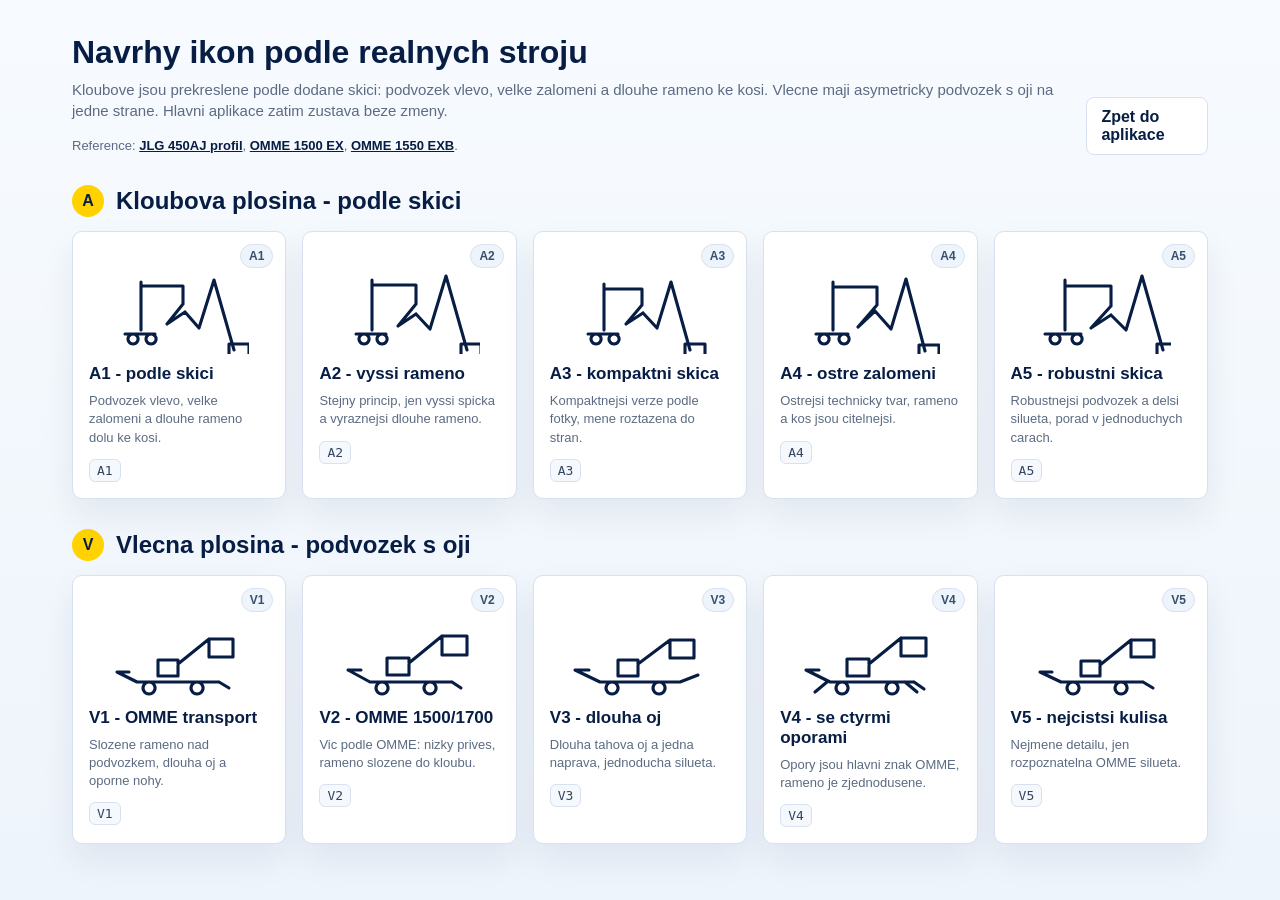
<file: icon-variants.html>
<!doctype html>
<html lang="cs">
<head>
  <meta charset="utf-8">
  <meta name="viewport" content="width=device-width, initial-scale=1">
  <title>Navrhy ikon - OMME a JLG 450AJ</title>
  <style>
    :root { --ink:#071d44; --muted:#5c6b82; --line:#d7e1ef; --bg:#eef4fb; --card:#fff; --accent:#ffd200; }
    *{box-sizing:border-box} body{margin:0;font-family:Arial,Helvetica,sans-serif;background:linear-gradient(180deg,#f7fbff,#eef4fb);color:var(--ink);}
    main{max-width:1180px;margin:0 auto;padding:34px 22px 56px} header{display:flex;align-items:end;justify-content:space-between;gap:20px;margin-bottom:28px}
    h1{margin:0;font-size:32px;letter-spacing:0}.sub{margin:8px 0 0;color:var(--muted);font-size:15px}.back{color:var(--ink);font-weight:700;text-decoration:none;border:1px solid var(--line);background:#fff;border-radius:8px;padding:10px 14px}
    section{margin-top:30px}.section-head{display:flex;align-items:center;gap:12px;margin-bottom:14px}.badge{display:grid;place-items:center;width:32px;height:32px;border-radius:50%;background:var(--accent);font-weight:800}.section-head h2{margin:0;font-size:24px}
    .grid{display:grid;grid-template-columns:repeat(5,minmax(0,1fr));gap:16px}.card{position:relative;min-height:246px;border:1px solid var(--line);border-radius:10px;background:var(--card);padding:18px 16px 16px;box-shadow:0 16px 34px rgba(7,29,68,.07)}
    .tag{position:absolute;right:12px;top:12px;font-weight:800;font-size:12px;background:#eef4fb;border:1px solid var(--line);border-radius:999px;padding:4px 8px;color:#38506d}.icon{height:96px;display:grid;place-items:center;margin-top:8px}.icon svg{width:140px;height:96px;fill:none;stroke:var(--ink);stroke-width:3.1;stroke-linecap:round;stroke-linejoin:round}
    h3{margin:10px 0 8px;font-size:17px}p{margin:0;color:var(--muted);font-size:13px;line-height:1.4}code{display:inline-block;margin-top:12px;color:#33455f;background:#f5f8fc;border:1px solid var(--line);border-radius:6px;padding:3px 7px}
    .refs{margin-top:16px;color:var(--muted);font-size:13px;line-height:1.4}.refs a{color:var(--ink);font-weight:700}
    @media(max-width:980px){.grid{grid-template-columns:repeat(2,minmax(0,1fr))}}@media(max-width:560px){header{display:block}.back{display:inline-block;margin-top:14px}.grid{grid-template-columns:1fr}}
  </style>
</head>
<body>
  <main>
    <header><div><h1>Navrhy ikon podle realnych stroju</h1><p class="sub">Kloubove jsou prekreslene podle dodane skici: podvozek vlevo, velke zalomeni a dlouhe rameno ke kosi. Vlecne maji asymetricky podvozek s oji na jedne strane. Hlavni aplikace zatim zustava beze zmeny.</p><p class="refs">Reference: <a href="https://lift-iq.eu/machines/scissor-lift-jlg-450aj">JLG 450AJ profil</a>, <a href="https://www.ommelift.com/gallery/pictures/trailer-lifts/1500-ex">OMME 1500 EX</a>, <a href="https://altimaskiner.dk/omme-1550-exb15m-trailerlift/694318.html">OMME 1550 EXB</a>.</p></div><a class="back" href="./">Zpet do aplikace</a></header>
    <section><div class="section-head"><span class="badge">A</span><h2>Kloubova plosina - podle skici</h2></div><div class="grid"><article class="card"><div class="tag">A1</div><div class="icon"><svg viewBox="0 0 140 96" aria-hidden="true"><path d="M16 76h30M24 76a5 5 0 1 0 .1 0M42 76a5 5 0 1 0 .1 0M32 72V24M32 28h42M74 28v18M74 46l-16 20M58 66l18-12M76 54l14 16M90 70l15-48M105 22l20 70M120 86h20v18h-20z"/></svg></div><h3>A1 - podle skici</h3><p>Podvozek vlevo, velke zalomeni a dlouhe rameno dolu ke kosi.</p><code>A1</code></article><article class="card"><div class="tag">A2</div><div class="icon"><svg viewBox="0 0 140 96" aria-hidden="true"><path d="M16 76h30M24 76a5 5 0 1 0 .1 0M42 76a5 5 0 1 0 .1 0M32 72V22M32 27h44M76 27v19M76 46l-18 22M58 68l18-12M76 56l14 15M90 71l16-53M106 18l21 74M121 86h20v18h-20z"/></svg></div><h3>A2 - vyssi rameno</h3><p>Stejny princip, jen vyssi spicka a vyraznejsi dlouhe rameno.</p><code>A2</code></article><article class="card"><div class="tag">A3</div><div class="icon"><svg viewBox="0 0 140 96" aria-hidden="true"><path d="M18 76h30M26 76a5 5 0 1 0 .1 0M44 76a5 5 0 1 0 .1 0M34 72V26M34 31h38M72 31v16M72 47l-16 19M56 66l17-11M73 55l14 15M87 70l14-46M101 24l19 68M115 86h20v18h-20z"/></svg></div><h3>A3 - kompaktni skica</h3><p>Kompaktnejsi verze podle fotky, mene roztazena do stran.</p><code>A3</code></article><article class="card"><div class="tag">A4</div><div class="icon"><svg viewBox="0 0 140 96" aria-hidden="true"><path d="M16 76h32M24 76a5 5 0 1 0 .1 0M44 76a5 5 0 1 0 .1 0M33 72V24M33 29h44M77 29v18M77 47l-19 22M58 69l17-16M75 53l16 18M91 71l15-50M106 21l19 72M119 87h20v18h-20z"/></svg></div><h3>A4 - ostre zalomeni</h3><p>Ostrejsi technicky tvar, rameno a kos jsou citelnejsi.</p><code>A4</code></article><article class="card"><div class="tag">A5</div><div class="icon"><svg viewBox="0 0 140 96" aria-hidden="true"><path d="M14 76h36M24 76a5 5 0 1 0 .1 0M46 76a5 5 0 1 0 .1 0M34 72V22M34 28h46M80 28v20M80 48l-20 22M60 70l20-13M80 57l15 15M95 72l16-54M111 18l21 74M126 86h20v18h-20z"/></svg></div><h3>A5 - robustni skica</h3><p>Robustnejsi podvozek a delsi silueta, porad v jednoduchych carach.</p><code>A5</code></article></div></section>
    <section><div class="section-head"><span class="badge">V</span><h2>Vlecna plosina - podvozek s oji</h2></div><div class="grid"><article class="card"><div class="tag">V1</div><div class="icon"><svg viewBox="0 0 140 96" aria-hidden="true"><path d="M28 80h82M40 80a6 6 0 1 0 .1 0M88 80a6 6 0 1 0 .1 0M28 80L8 70M8 70h12M110 80l10 6M49 58h20v16H49zM69 62l31-25M100 37h24v18h-24z"/></svg></div><h3>V1 - OMME transport</h3><p>Slozene rameno nad podvozkem, dlouha oj a oporne nohy.</p><code>V1</code></article><article class="card"><div class="tag">V2</div><div class="icon"><svg viewBox="0 0 140 96" aria-hidden="true"><path d="M30 80h82M42 80a6 6 0 1 0 .1 0M90 80a6 6 0 1 0 .1 0M30 80L8 68M8 68h13M112 80l9 6M47 56h22v17H47zM69 61l33-27M102 34h25v19h-25z"/></svg></div><h3>V2 - OMME 1500/1700</h3><p>Vic podle OMME: nizky prives, rameno slozene do kloubu.</p><code>V2</code></article><article class="card"><div class="tag">V3</div><div class="icon"><svg viewBox="0 0 140 96" aria-hidden="true"><path d="M30 80h80M42 80a6 6 0 1 0 .1 0M89 80a6 6 0 1 0 .1 0M30 80L5 68M5 68h14M110 80l18-7M48 58h20v16H48zM68 62l32-24M100 38h24v18h-24z"/></svg></div><h3>V3 - dlouha oj</h3><p>Dlouha tahova oj a jedna naprava, jednoducha silueta.</p><code>V3</code></article><article class="card"><div class="tag">V4</div><div class="icon"><svg viewBox="0 0 140 96" aria-hidden="true"><path d="M30 80h84M42 80a6 6 0 1 0 .1 0M92 80a6 6 0 1 0 .1 0M30 80L6 68M6 68h13M114 80l10 7M47 57h22v17H47zM69 62l32-26M101 36h25v18h-25zM27 80l-12 10M105 80l12 10"/></svg></div><h3>V4 - se ctyrmi oporami</h3><p>Opory jsou hlavni znak OMME, rameno je zjednodusene.</p><code>V4</code></article><article class="card"><div class="tag">V5</div><div class="icon"><svg viewBox="0 0 140 96" aria-hidden="true"><path d="M30 80h82M42 80a6 6 0 1 0 .1 0M90 80a6 6 0 1 0 .1 0M30 80L9 70M9 70h12M112 80l10 6M50 59h19v15H50zM69 63l31-25M100 38h23v17h-23z"/></svg></div><h3>V5 - nejcistsi kulisa</h3><p>Nejmene detailu, jen rozpoznatelna OMME silueta.</p><code>V5</code></article></div></section>
  </main>
</body>
</html>
</file>
